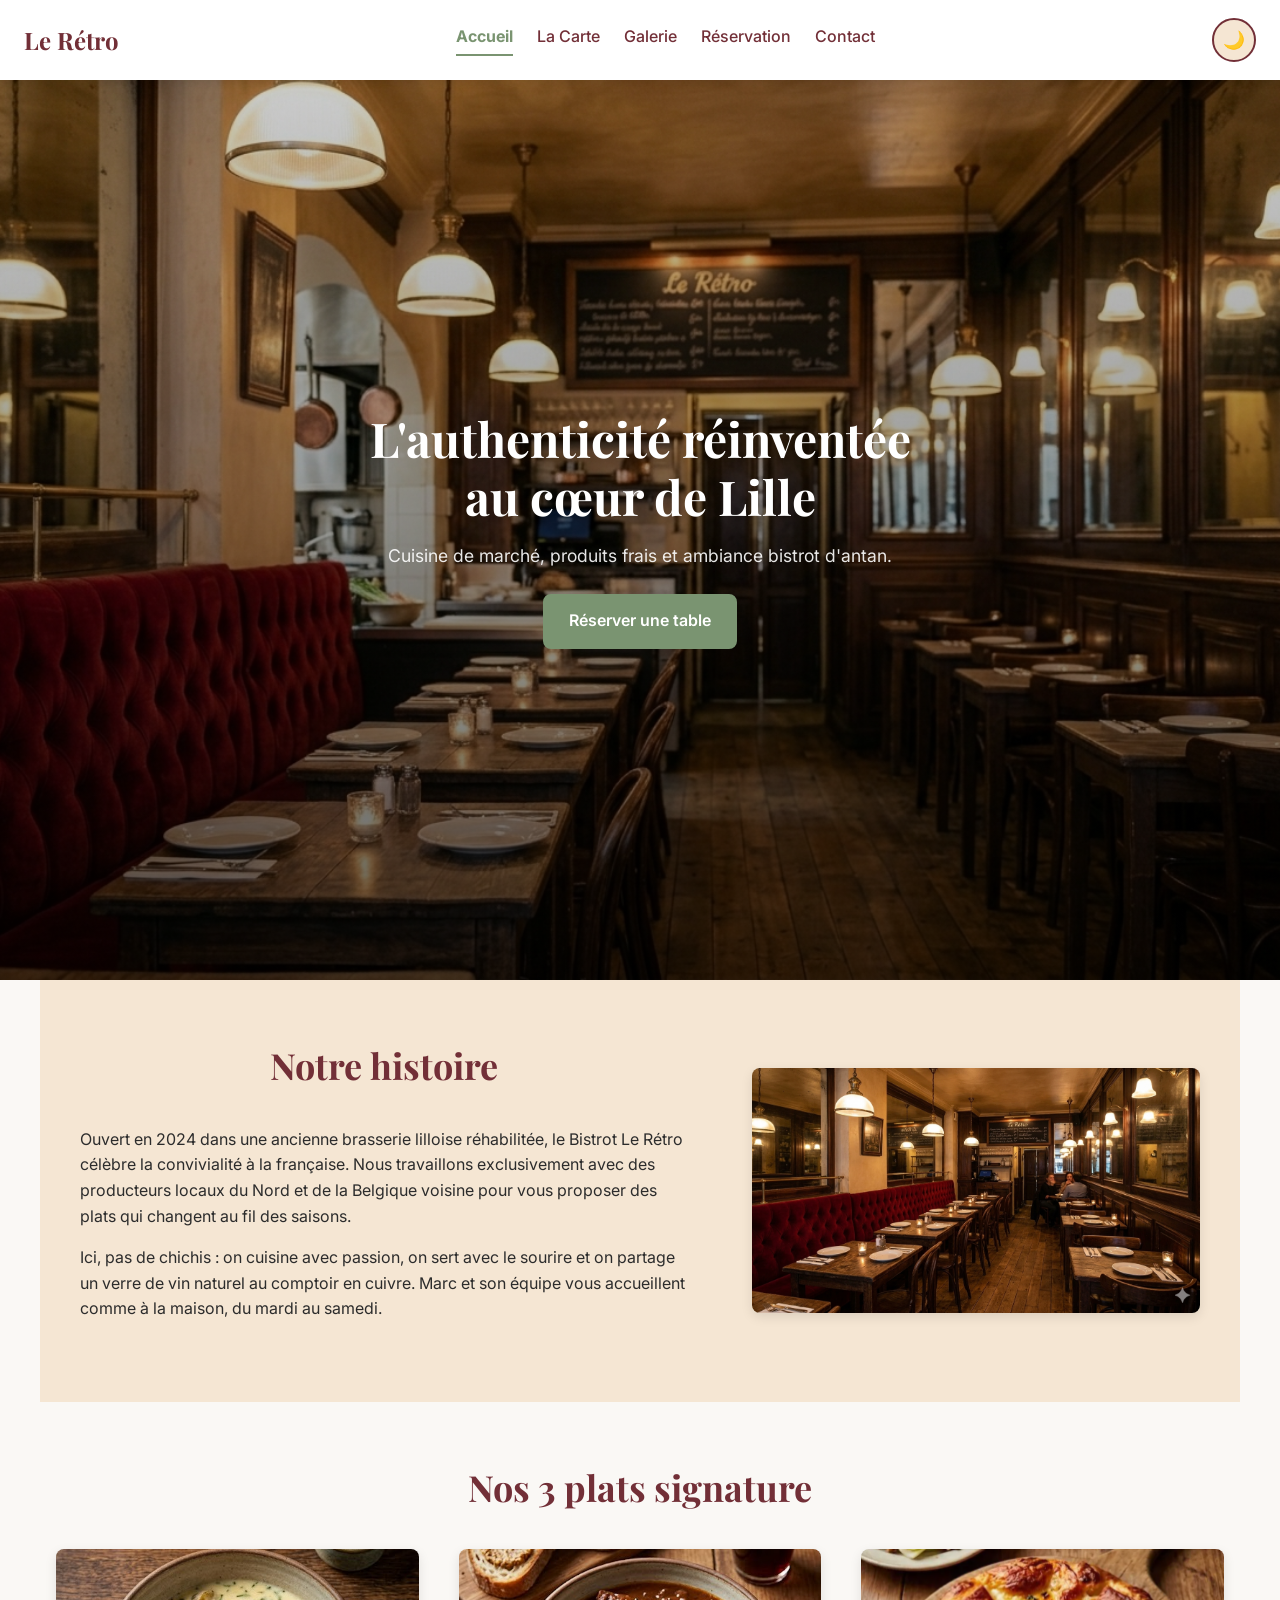
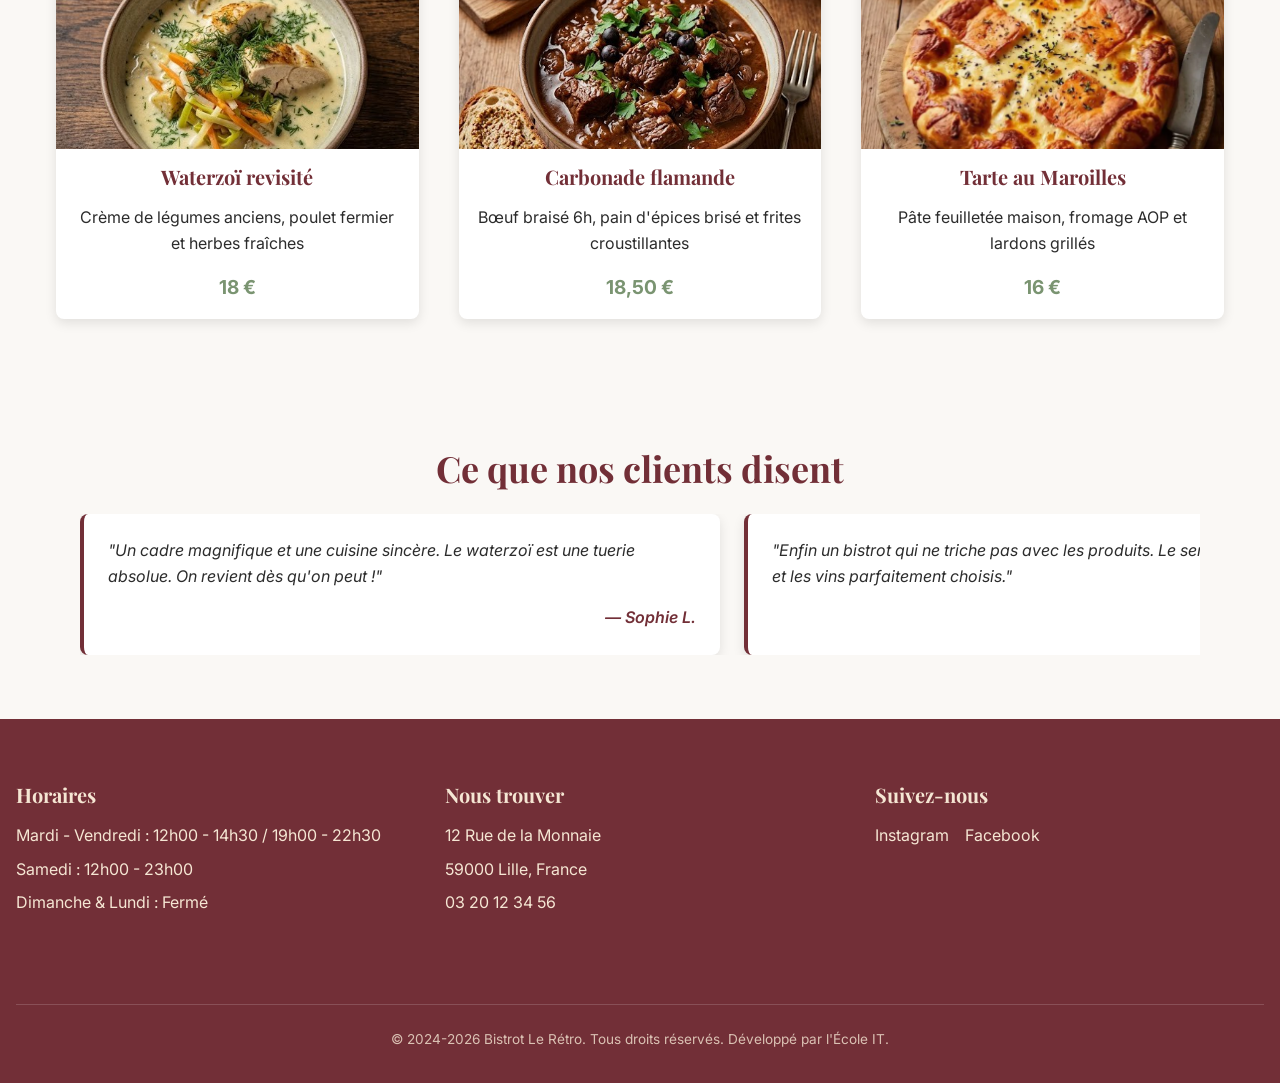
<file: index.html>
<!DOCTYPE html>
<html lang="fr">
<head>
    <meta charset="UTF-8">
    <meta name="viewport" content="width=device-width, initial-scale=1.0">
    <meta name="description" content="Bistrot Le Rétro - Néobistrot lillois. Cuisine de marché, produits frais et cadre chaleureux. Réservez votre table.">
    <title>Bistrot Le Rétro | Accueil</title>
    <link rel="preconnect" href="https://fonts.googleapis.com">
    <link rel="preconnect" href="https://fonts.gstatic.com" crossorigin>
    <link href="https://fonts.googleapis.com/css2?family=Inter:wght@400;500;600&family=Playfair+Display:wght@500;700&display=swap" rel="stylesheet">
    <link rel="stylesheet" href="css/style.css">
</head>
<body>
    <!-- HEADER STICKY -->
    <header class="header" id="header">
        <a href="index.html" class="logo" aria-label="Retour à l'accueil - Bistrot Le Rétro">Le Rétro</a>

        <button class="burger-menu" aria-label="Ouvrir le menu de navigation" aria-expanded="false" aria-controls="main-nav">
            <span class="burger-line"></span>
            <span class="burger-line"></span>
            <span class="burger-line"></span>
        </button>

        <nav class="main-nav" id="main-nav">
            <ul class="nav-list">
                <li><a href="index.html" class="nav-link active" aria-current="page">Accueil</a></li>
                <li><a href="menu.html" class="nav-link">La Carte</a></li>
                <li><a href="galerie.html" class="nav-link">Galerie</a></li>
                <li><a href="reservation.html" class="nav-link">Réservation</a></li>
                <li><a href="contact.html" class="nav-link">Contact</a></li>
            </ul>
        </nav>
        <button class="theme-toggle" id="theme-toggle" aria-label="Basculer le mode sombre">🌙</button>
    </header>

    <main>
        <!-- HERO PLEIN ÉCRAN -->
        <section class="hero" id="hero">
            <div class="hero-overlay"></div>
            <div class="hero-content">
                <h1>L'authenticité réinventée au cœur de Lille</h1>
                <p class="hero-slogan">Cuisine de marché, produits frais et ambiance bistrot d'antan.</p>
                <a href="reservation.html" class="btn btn-primary">Réserver une table</a>
            </div>
        </section>

        <!-- NOTRE HISTOIRE -->
        <section class="story" id="story">
            <div class="story-text">
                <h2>Notre histoire</h2>
                <p>Ouvert en 2024 dans une ancienne brasserie lilloise réhabilitée, le Bistrot Le Rétro célèbre la convivialité à la française. Nous travaillons exclusivement avec des producteurs locaux du Nord et de la Belgique voisine pour vous proposer des plats qui changent au fil des saisons.</p>
                <p>Ici, pas de chichis : on cuisine avec passion, on sert avec le sourire et on partage un verre de vin naturel au comptoir en cuivre. Marc et son équipe vous accueillent comme à la maison, du mardi au samedi.</p>
            </div>
            <img src="img/salle principal.webp" alt="Salle principale avec tables en bois massif, banquettes en velours et lumière tamisée" class="story-image" loading="lazy">
        </section>

        <!-- 3 PLATS SIGNATURE -->
        <section class="signatures" id="signatures">
            <h2>Nos 3 plats signature</h2>
            <div class="signatures-grid">
                <article class="signature-card">
                    <img src="img/waterzoi.jpeg" alt="Waterzoï de volaille dans un plat en fonte avec légumes verts" class="signature-img" loading="lazy">
                    <h3>Waterzoï revisité</h3>
                    <p>Crème de légumes anciens, poulet fermier et herbes fraîches</p>
                    <span class="signature-price">18 €</span>
                </article>
                <article class="signature-card">
                    <img src="img/carbo.jpeg" alt="Carbonade flamande accompagnée de frites maison et sauce brune" class="signature-img" loading="lazy">
                    <h3>Carbonade flamande</h3>
                    <p>Bœuf braisé 6h, pain d'épices brisé et frites croustillantes</p>
                    <span class="signature-price">18,50 €</span>
                </article>
                <article class="signature-card">
                    <img src="img/tarte.webp" alt="Tarte au Maroilles dorée servie avec une salade verte assaisonnée" class="signature-img" loading="lazy">
                    <h3>Tarte au Maroilles</h3>
                    <p>Pâte feuilletée maison, fromage AOP et lardons grillés</p>
                    <span class="signature-price">16 €</span>
                </article>
            </div>
        </section>

        <!-- AVIS CLIENTS (Carrousel CSS) -->
        <section class="testimonials" id="testimonials">
  <h2>Ce que nos clients disent</h2>
  <div class="testimonials-wrapper">
    <div class="testimonials-track">
      <!-- Cartes originales -->
      <article class="testimonial-card">
        <blockquote>"Un cadre magnifique et une cuisine sincère. Le waterzoï est une tuerie absolue. On revient dès qu'on peut !"</blockquote>
        <cite>— Sophie L.</cite>
      </article>
      <article class="testimonial-card">
        <blockquote>"Enfin un bistrot qui ne triche pas avec les produits. Le service est attentionné et les vins parfaitement choisis."</blockquote>
        <cite>— Thomas D.</cite>
      </article>
      <article class="testimonial-card">
        <blockquote>"Réservation facile, arrivée souriante. La tarte au Maroilles a fait l'unanimité chez mes parents. Merci pour ce moment."</blockquote>
        <cite>— Clara M.</cite>
      </article>
      <!-- Copies identiques pour la boucle infinie -->
      <article class="testimonial-card">
        <blockquote>"Un cadre magnifique et une cuisine sincère. Le waterzoï est une tuerie absolue. On revient dès qu'on peut !"</blockquote>
        <cite>— Sophie L.</cite>
      </article>
      <article class="testimonial-card">
        <blockquote>"Enfin un bistrot qui ne triche pas avec les produits. Le service est attentionné et les vins parfaitement choisis."</blockquote>
        <cite>— Thomas D.</cite>
      </article>
      <article class="testimonial-card">
        <blockquote>"Réservation facile, arrivée souriante. La tarte au Maroilles a fait l'unanimité chez mes parents. Merci pour ce moment."</blockquote>
        <cite>— Clara M.</cite>
      </article>
    </div>
  </div>
</section>
    </main>

    <!-- FOOTER -->
    <footer class="footer" id="footer">
        <section class="footer-hours">
            <h3>Horaires</h3>
            <p>Mardi - Vendredi : 12h00 - 14h30 / 19h00 - 22h30</p>
            <p>Samedi : 12h00 - 23h00</p>
            <p>Dimanche &amp; Lundi : Fermé</p>
        </section>
        <section class="footer-address">
            <h3>Nous trouver</h3>
            <address>
                <p>12 Rue de la Monnaie</p>
                <p>59000 Lille, France</p>
                <p><a href="tel:+33320123456">03 20 12 34 56</a></p>
            </address>
        </section>
        <section class="footer-social">
            <h3>Suivez-nous</h3>
            <ul class="social-list">
                <li><a href="#" aria-label="Page Instagram du Bistrot" target="_blank" rel="noopener noreferrer">Instagram</a></li>
                <li><a href="#" aria-label="Page Facebook du Bistrot" target="_blank" rel="noopener noreferrer">Facebook</a></li>
            </ul>
        </section>
        <p class="copyright">&copy; 2024-2026 Bistrot Le Rétro. Tous droits réservés. Développé par l'École IT.</p>
    </footer>

    <script src="js/nav.js" defer></script>
    <script src="js/theme.js" defer></script>
</body>
</html>
</file>
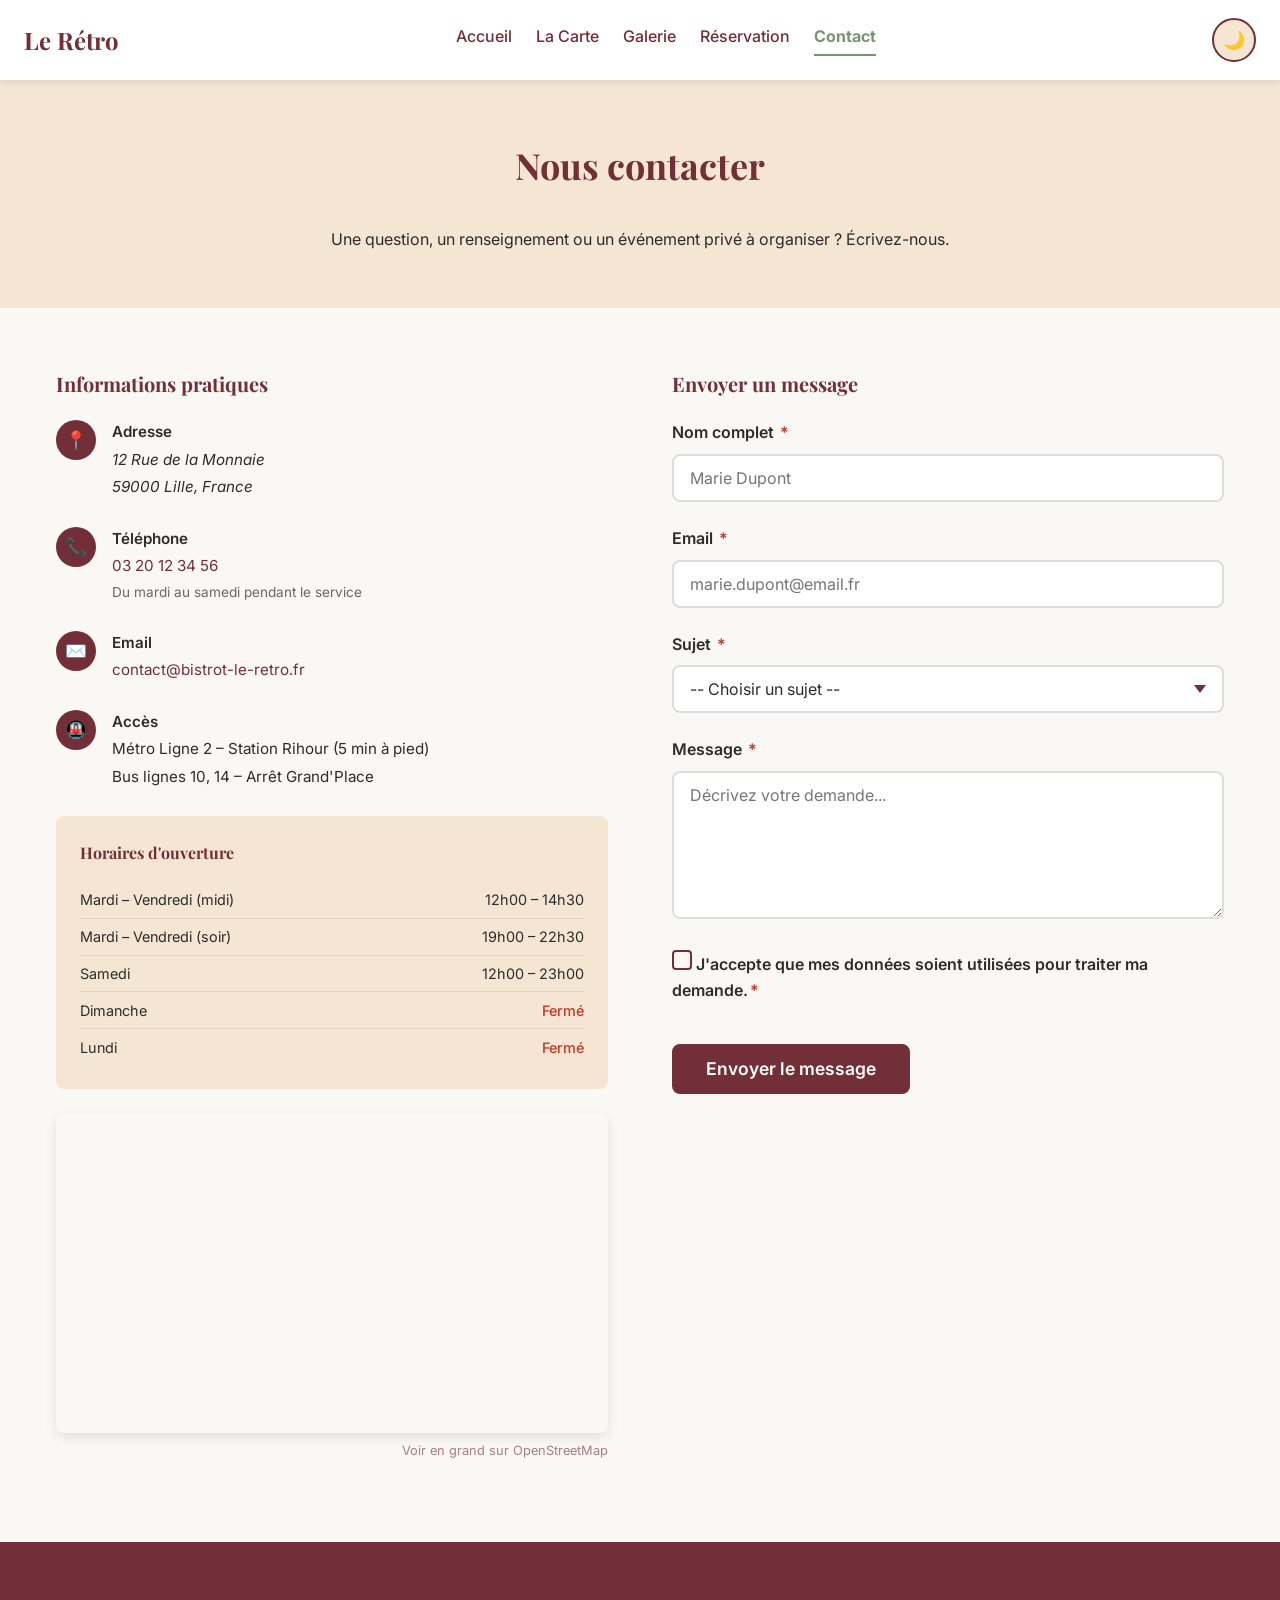
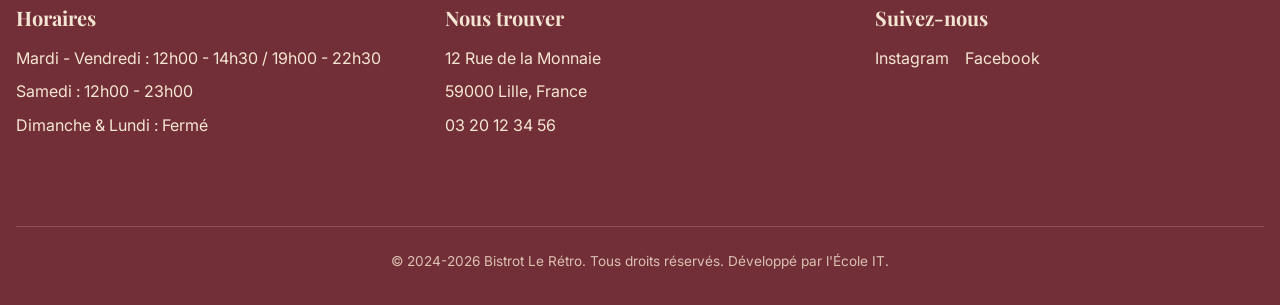
<file: contact.html>
<!DOCTYPE html>
<html lang="fr">
<head>
    <meta charset="UTF-8">
    <meta name="viewport" content="width=device-width, initial-scale=1.0">
    <meta name="description" content="Contactez le Bistrot Le Rétro à Lille — adresse, téléphone, horaires et formulaire de contact.">
    <title>Contact | Bistrot Le Rétro</title>
    <link rel="preconnect" href="https://fonts.googleapis.com">
    <link rel="preconnect" href="https://fonts.gstatic.com" crossorigin>
    <link href="https://fonts.googleapis.com/css2?family=Inter:wght@400;500;600&family=Playfair+Display:wght@500;700&display=swap" rel="stylesheet">
    <link rel="stylesheet" href="css/style.css">
</head>
<body>
    <header class="header" id="header">
        <a href="index.html" class="logo" aria-label="Retour à l'accueil - Bistrot Le Rétro">Le Rétro</a>

        <button class="burger-menu" aria-label="Ouvrir le menu de navigation" aria-expanded="false" aria-controls="main-nav">
            <span class="burger-line"></span>
            <span class="burger-line"></span>
            <span class="burger-line"></span>
        </button>

        <nav class="main-nav" id="main-nav">
            <ul class="nav-list">
                <li><a href="index.html" class="nav-link">Accueil</a></li>
                <li><a href="menu.html" class="nav-link">La Carte</a></li>
                <li><a href="galerie.html" class="nav-link">Galerie</a></li>
                <li><a href="reservation.html" class="nav-link">Réservation</a></li>
                <li><a href="contact.html" class="nav-link active" aria-current="page">Contact</a></li>
            </ul>
        </nav>
        <button class="theme-toggle" id="theme-toggle" aria-label="Basculer le mode sombre">🌙</button>
    </header>

    <main>
        <!-- HERO CONTACT -->
        <section class="contact-hero">
            <h2>Nous contacter</h2>
            <p>Une question, un renseignement ou un événement privé à organiser ? Écrivez-nous.</p>
        </section>

        <!-- LAYOUT 2 COLONNES -->
        <div class="contact-layout">

            <!-- COLONNE INFOS -->
            <aside class="contact-info">
                <h3>Informations pratiques</h3>

                <div class="contact-detail">
                    <div class="contact-icon" aria-hidden="true">📍</div>
                    <div class="contact-detail-content">
                        <h4>Adresse</h4>
                        <address>
                            <p>12 Rue de la Monnaie</p>
                            <p>59000 Lille, France</p>
                        </address>
                    </div>
                </div>

                <div class="contact-detail">
                    <div class="contact-icon" aria-hidden="true">📞</div>
                    <div class="contact-detail-content">
                        <h4>Téléphone</h4>
                        <p><a href="tel:+33320123456">03 20 12 34 56</a></p>
                        <p style="font-size:0.85rem;opacity:.7;">Du mardi au samedi pendant le service</p>
                    </div>
                </div>

                <div class="contact-detail">
                    <div class="contact-icon" aria-hidden="true">✉️</div>
                    <div class="contact-detail-content">
                        <h4>Email</h4>
                        <p><a href="mailto:contact@bistrot-le-retro.fr">contact@bistrot-le-retro.fr</a></p>
                    </div>
                </div>

                <div class="contact-detail">
                    <div class="contact-icon" aria-hidden="true">🚇</div>
                    <div class="contact-detail-content">
                        <h4>Accès</h4>
                        <p>Métro Ligne 2 – Station Rihour (5 min à pied)</p>
                        <p>Bus lignes 10, 14 – Arrêt Grand'Place</p>
                    </div>
                </div>

                <!-- HORAIRES -->
                <div class="contact-hours" role="note" aria-label="Horaires d'ouverture">
                    <h4>Horaires d'ouverture</h4>
                    <div class="hours-row">
                        <span>Mardi – Vendredi (midi)</span>
                        <span>12h00 – 14h30</span>
                    </div>
                    <div class="hours-row">
                        <span>Mardi – Vendredi (soir)</span>
                        <span>19h00 – 22h30</span>
                    </div>
                    <div class="hours-row">
                        <span>Samedi</span>
                        <span>12h00 – 23h00</span>
                    </div>
                    <div class="hours-row">
                        <span>Dimanche</span>
                        <span class="hours-closed">Fermé</span>
                    </div>
                    <div class="hours-row">
                        <span>Lundi</span>
                        <span class="hours-closed">Fermé</span>
                    </div>
                </div>

                <!-- CARTE -->
                <div class="contact-map">
                    <iframe
                        src="https://www.openstreetmap.org/export/embed.html?bbox=3.057,50.629,3.075,50.638&layer=mapnik&marker=50.6335,3.066"
                        title="Carte de localisation du Bistrot Le Rétro, 12 Rue de la Monnaie, Lille"
                        loading="lazy"
                        referrerpolicy="no-referrer-when-downgrade">
                    </iframe>
                </div>
                <p style="font-size:0.8rem;opacity:.6;margin-top:0.5rem;text-align:right;">
                    <a href="https://www.openstreetmap.org/?mlat=50.6335&mlon=3.066#map=16/50.6335/3.066" target="_blank" rel="noopener noreferrer">Voir en grand sur OpenStreetMap</a>
                </p>
            </aside>

            <!-- COLONNE FORMULAIRE -->
            <section class="contact-form-section">
                <h3>Envoyer un message</h3>

                <form id="contact-form" class="contact-form" novalidate aria-label="Formulaire de contact">

                    <div class="form-group">
                        <label for="contact-nom">Nom complet <span class="required" aria-hidden="true">*</span></label>
                        <input type="text" id="contact-nom" name="nom" class="form-control"
                               placeholder="Marie Dupont" autocomplete="name"
                               required minlength="2" aria-required="true"
                               aria-describedby="contact-nom-error">
                        <p class="form-error" id="contact-nom-error" role="alert">Veuillez entrer votre nom.</p>
                    </div>

                    <div class="form-group">
                        <label for="contact-email">Email <span class="required" aria-hidden="true">*</span></label>
                        <input type="email" id="contact-email" name="email" class="form-control"
                               placeholder="marie.dupont@email.fr" autocomplete="email"
                               required aria-required="true"
                               aria-describedby="contact-email-error">
                        <p class="form-error" id="contact-email-error" role="alert">Veuillez entrer un email valide.</p>
                    </div>

                    <div class="form-group">
                        <label for="contact-sujet">Sujet <span class="required" aria-hidden="true">*</span></label>
                        <select id="contact-sujet" name="sujet" class="form-control"
                                required aria-required="true"
                                aria-describedby="contact-sujet-error">
                            <option value="">-- Choisir un sujet --</option>
                            <option value="reservation">Réservation de groupe (+8 personnes)</option>
                            <option value="evenement">Événement privatif</option>
                            <option value="presse">Presse / Partenariat</option>
                            <option value="feedback">Avis / Retour d'expérience</option>
                            <option value="autre">Autre</option>
                        </select>
                        <p class="form-error" id="contact-sujet-error" role="alert">Veuillez choisir un sujet.</p>
                    </div>

                    <div class="form-group">
                        <label for="contact-message">Message <span class="required" aria-hidden="true">*</span></label>
                        <textarea id="contact-message" name="message" class="form-control"
                                  placeholder="Décrivez votre demande..."
                                  rows="6" required minlength="10" maxlength="1000"
                                  aria-required="true"
                                  aria-describedby="contact-message-error"></textarea>
                        <p class="form-error" id="contact-message-error" role="alert">Votre message doit contenir au moins 10 caractères.</p>
                    </div>

                    <div class="form-group">
                        <label class="checkbox-label">
                            <input type="checkbox" id="contact-rgpd" name="rgpd" required aria-required="true" aria-describedby="contact-rgpd-error">
                            <span class="checkbox-custom" aria-hidden="true"></span>
                            J'accepte que mes données soient utilisées pour traiter ma demande.<span class="required" aria-hidden="true">*</span>
                        </label>
                        <p class="form-error" id="contact-rgpd-error" role="alert">Vous devez accepter la politique de confidentialité.</p>
                    </div>

                    <button type="submit" class="btn form-submit">Envoyer le message</button>
                </form>

                <!-- CONFIRMATION CONTACT -->
                <div class="reservation-success" id="contact-success" role="status" aria-live="polite">
                    <div class="success-icon">✉️</div>
                    <h3>Message envoyé !</h3>
                    <p>Merci de nous avoir contactés. Nous reviendrons vers vous dans les 48h.</p>
                    <a href="index.html" class="btn btn-secondary" style="margin-top:1rem;">Retour à l'accueil</a>
                </div>
            </section>

        </div>
    </main>

    <footer class="footer" id="footer">
        <section class="footer-hours">
            <h3>Horaires</h3>
            <p>Mardi - Vendredi : 12h00 - 14h30 / 19h00 - 22h30</p>
            <p>Samedi : 12h00 - 23h00</p>
            <p>Dimanche &amp; Lundi : Fermé</p>
        </section>
        <section class="footer-address">
            <h3>Nous trouver</h3>
            <address>
                <p>12 Rue de la Monnaie</p>
                <p>59000 Lille, France</p>
                <p><a href="tel:+33320123456">03 20 12 34 56</a></p>
            </address>
        </section>
        <section class="footer-social">
            <h3>Suivez-nous</h3>
            <ul class="social-list">
                <li><a href="#" aria-label="Page Instagram du Bistrot" target="_blank" rel="noopener noreferrer">Instagram</a></li>
                <li><a href="#" aria-label="Page Facebook du Bistrot" target="_blank" rel="noopener noreferrer">Facebook</a></li>
            </ul>
        </section>
        <p class="copyright">&copy; 2024-2026 Bistrot Le Rétro. Tous droits réservés. Développé par l'École IT.</p>
    </footer>

    <script src="js/nav.js" defer></script>
    <script src="js/theme.js" defer></script>
    <script src="js/contact.js" defer></script>
</body>
</html>
</file>
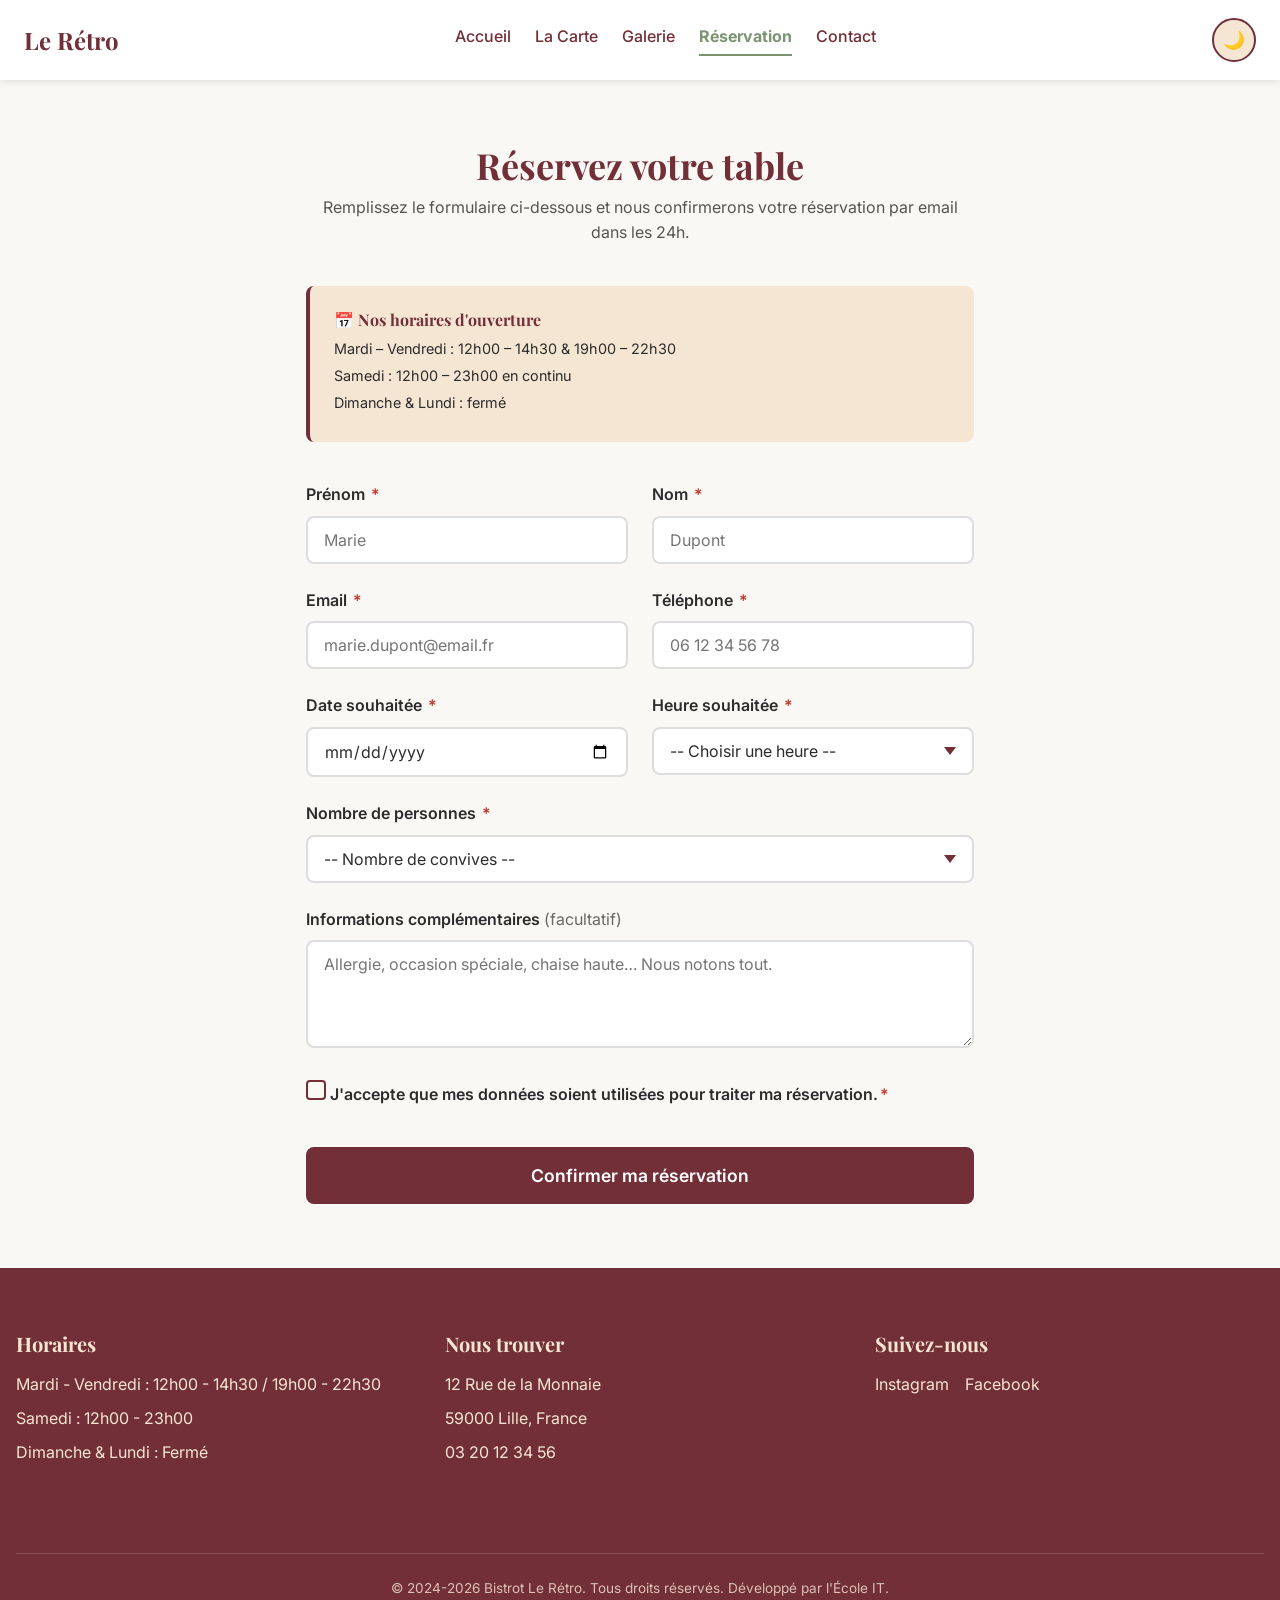
<file: reservation.html>
<!DOCTYPE html>
<html lang="fr">
<head>
    <meta charset="UTF-8">
    <meta name="viewport" content="width=device-width, initial-scale=1.0">
    <meta name="description" content="Réservez votre table au Bistrot Le Rétro à Lille. Formulaire en ligne simple et rapide.">
    <title>Réservation | Bistrot Le Rétro</title>
    <link rel="preconnect" href="https://fonts.googleapis.com">
    <link rel="preconnect" href="https://fonts.gstatic.com" crossorigin>
    <link href="https://fonts.googleapis.com/css2?family=Inter:wght@400;500;600&family=Playfair+Display:wght@500;700&display=swap" rel="stylesheet">
    <link rel="stylesheet" href="css/style.css">
</head>
<body>
    <header class="header" id="header">
        <a href="index.html" class="logo" aria-label="Retour à l'accueil - Bistrot Le Rétro">Le Rétro</a>

        <button class="burger-menu" aria-label="Ouvrir le menu de navigation" aria-expanded="false" aria-controls="main-nav">
            <span class="burger-line"></span>
            <span class="burger-line"></span>
            <span class="burger-line"></span>
        </button>

        <nav class="main-nav" id="main-nav">
            <ul class="nav-list">
                <li><a href="index.html" class="nav-link">Accueil</a></li>
                <li><a href="menu.html" class="nav-link">La Carte</a></li>
                <li><a href="galerie.html" class="nav-link">Galerie</a></li>
                <li><a href="reservation.html" class="nav-link active" aria-current="page">Réservation</a></li>
                <li><a href="contact.html" class="nav-link">Contact</a></li>
            </ul>
        </nav>
        <button class="theme-toggle" id="theme-toggle" aria-label="Basculer le mode sombre">🌙</button>
    </header>

    <main>
        <section class="reservation-section">
            <h2>Réservez votre table</h2>
            <p class="reservation-intro">Remplissez le formulaire ci-dessous et nous confirmerons votre réservation par email dans les 24h.</p>

            <!-- INFO HORAIRES -->
            <div class="info-box" role="note">
                <h3>📅 Nos horaires d'ouverture</h3>
                <p>Mardi – Vendredi : 12h00 – 14h30 &amp; 19h00 – 22h30</p>
                <p>Samedi : 12h00 – 23h00 en continu</p>
                <p>Dimanche &amp; Lundi : fermé</p>
            </div>

            <!-- FORMULAIRE -->
            <form id="reservation-form" novalidate aria-label="Formulaire de réservation">

                <!-- Nom & Prénom -->
                <div class="form-row">
                    <div class="form-group">
                        <label for="prenom">Prénom <span class="required" aria-hidden="true">*</span></label>
                        <input type="text" id="prenom" name="prenom" class="form-control"
                               placeholder="Marie" autocomplete="given-name"
                               required minlength="2" aria-required="true"
                               aria-describedby="prenom-error">
                        <p class="form-error" id="prenom-error" role="alert">Veuillez entrer votre prénom (2 caractères minimum).</p>
                    </div>
                    <div class="form-group">
                        <label for="nom">Nom <span class="required" aria-hidden="true">*</span></label>
                        <input type="text" id="nom" name="nom" class="form-control"
                               placeholder="Dupont" autocomplete="family-name"
                               required minlength="2" aria-required="true"
                               aria-describedby="nom-error">
                        <p class="form-error" id="nom-error" role="alert">Veuillez entrer votre nom (2 caractères minimum).</p>
                    </div>
                </div>

                <!-- Email & Téléphone -->
                <div class="form-row">
                    <div class="form-group">
                        <label for="email">Email <span class="required" aria-hidden="true">*</span></label>
                        <input type="email" id="email" name="email" class="form-control"
                               placeholder="marie.dupont@email.fr" autocomplete="email"
                               required aria-required="true"
                               aria-describedby="email-error">
                        <p class="form-error" id="email-error" role="alert">Veuillez entrer une adresse email valide.</p>
                    </div>
                    <div class="form-group">
                        <label for="telephone">Téléphone <span class="required" aria-hidden="true">*</span></label>
                        <input type="tel" id="telephone" name="telephone" class="form-control"
                               placeholder="06 12 34 56 78" autocomplete="tel"
                               required pattern="^(\+33|0)[0-9]{9}$" aria-required="true"
                               aria-describedby="telephone-error">
                        <p class="form-error" id="telephone-error" role="alert">Veuillez entrer un numéro de téléphone valide.</p>
                    </div>
                </div>

                <!-- Date & Heure -->
                <div class="form-row">
                    <div class="form-group">
                        <label for="date">Date souhaitée <span class="required" aria-hidden="true">*</span></label>
                        <input type="date" id="date" name="date" class="form-control"
                               required aria-required="true"
                               aria-describedby="date-error">
                        <p class="form-error" id="date-error" role="alert">Veuillez choisir une date valide (à partir d'aujourd'hui, hors dimanche et lundi).</p>
                    </div>
                    <div class="form-group">
                        <label for="heure">Heure souhaitée <span class="required" aria-hidden="true">*</span></label>
                        <select id="heure" name="heure" class="form-control"
                                required aria-required="true"
                                aria-describedby="heure-error">
                            <option value="">-- Choisir une heure --</option>
                            <optgroup label="Déjeuner">
                                <option value="12:00">12h00</option>
                                <option value="12:30">12h30</option>
                                <option value="13:00">13h00</option>
                                <option value="13:30">13h30</option>
                                <option value="14:00">14h00</option>
                            </optgroup>
                            <optgroup label="Dîner (Mardi–Vendredi)">
                                <option value="19:00">19h00</option>
                                <option value="19:30">19h30</option>
                                <option value="20:00">20h00</option>
                                <option value="20:30">20h30</option>
                                <option value="21:00">21h00</option>
                                <option value="21:30">21h30</option>
                            </optgroup>
                            <optgroup label="Samedi en continu">
                                <option value="14:30">14h30</option>
                                <option value="15:00">15h00</option>
                                <option value="15:30">15h30</option>
                                <option value="16:00">16h00</option>
                                <option value="16:30">16h30</option>
                                <option value="17:00">17h00</option>
                                <option value="17:30">17h30</option>
                                <option value="18:00">18h00</option>
                                <option value="18:30">18h30</option>
                                <option value="22:00">22h00</option>
                                <option value="22:30">22h30</option>
                            </optgroup>
                        </select>
                        <p class="form-error" id="heure-error" role="alert">Veuillez sélectionner une heure.</p>
                    </div>
                </div>

                <!-- Nombre de couverts -->
                <div class="form-group">
                    <label for="couverts">Nombre de personnes <span class="required" aria-hidden="true">*</span></label>
                    <select id="couverts" name="couverts" class="form-control"
                            required aria-required="true"
                            aria-describedby="couverts-error">
                        <option value="">-- Nombre de convives --</option>
                        <option value="1">1 personne</option>
                        <option value="2">2 personnes</option>
                        <option value="3">3 personnes</option>
                        <option value="4">4 personnes</option>
                        <option value="5">5 personnes</option>
                        <option value="6">6 personnes</option>
                        <option value="7">7 personnes</option>
                        <option value="8">8 personnes</option>
                        <option value="plus">Plus de 8 (nous contacter)</option>
                    </select>
                    <p class="form-error" id="couverts-error" role="alert">Veuillez indiquer le nombre de convives.</p>
                </div>

                <!-- Commentaire -->
                <div class="form-group">
                    <label for="commentaire">Informations complémentaires <span style="font-weight:400;opacity:.7;">(facultatif)</span></label>
                    <textarea id="commentaire" name="commentaire" class="form-control"
                              placeholder="Allergie, occasion spéciale, chaise haute… Nous notons tout."
                              rows="4" maxlength="500"></textarea>
                </div>

                <!-- Consentement -->
                <div class="form-group">
                    <label class="checkbox-label">
                        <input type="checkbox" id="rgpd" name="rgpd" required aria-required="true" aria-describedby="rgpd-error">
                        <span class="checkbox-custom" aria-hidden="true"></span>
                        J'accepte que mes données soient utilisées pour traiter ma réservation.<span class="required" aria-hidden="true">*</span>
                    </label>
                    <p class="form-error" id="rgpd-error" role="alert">Vous devez accepter la politique de confidentialité.</p>
                </div>

                <button type="submit" class="btn form-submit">Confirmer ma réservation</button>
            </form>

            <!-- MESSAGE DE CONFIRMATION -->
            <div class="reservation-success" id="reservation-success" role="status" aria-live="polite">
                <div class="success-icon">🎉</div>
                <h3>Demande envoyée !</h3>
                <p>Merci pour votre réservation. Nous vous confirmerons par email et téléphone dans les prochaines 24h.</p>
                <p>À très vite au Rétro !</p>
                <a href="index.html" class="btn btn-secondary" style="margin-top:1rem;">Retour à l'accueil</a>
            </div>
        </section>
    </main>

    <footer class="footer" id="footer">
        <section class="footer-hours">
            <h3>Horaires</h3>
            <p>Mardi - Vendredi : 12h00 - 14h30 / 19h00 - 22h30</p>
            <p>Samedi : 12h00 - 23h00</p>
            <p>Dimanche &amp; Lundi : Fermé</p>
        </section>
        <section class="footer-address">
            <h3>Nous trouver</h3>
            <address>
                <p>12 Rue de la Monnaie</p>
                <p>59000 Lille, France</p>
                <p><a href="tel:+33320123456">03 20 12 34 56</a></p>
            </address>
        </section>
        <section class="footer-social">
            <h3>Suivez-nous</h3>
            <ul class="social-list">
                <li><a href="#" aria-label="Page Instagram du Bistrot" target="_blank" rel="noopener noreferrer">Instagram</a></li>
                <li><a href="#" aria-label="Page Facebook du Bistrot" target="_blank" rel="noopener noreferrer">Facebook</a></li>
            </ul>
        </section>
        <p class="copyright">&copy; 2024-2026 Bistrot Le Rétro. Tous droits réservés. Développé par l'École IT.</p>
    </footer>

    <script src="js/nav.js" defer></script>
    <script src="js/theme.js" defer></script>
    <script src="js/reservation.js" defer></script>
</body>
</html>
</file>
<file: css/style.css>
/* =========================================
   CSS - BISTROT LE RÉTRO (Mobile-First)
   ========================================= */

/* 1. VARIABLES & CONFIGURATION */
:root {
  --color-primary: #722f37;
  --color-secondary: #f5e6d3;
  --color-accent: #7a9471;
  --color-text: #2c2c2c;
  --color-bg: #faf8f5;
  --color-white: #ffffff;
  --color-error: #c0392b;
  --color-success: #27ae60;

  --font-title: 'Playfair Display', serif;
  --font-body: 'Inter', sans-serif;

  --spacing-xs: 0.5rem;
  --spacing-sm: 1rem;
  --spacing-md: 1.5rem;
  --spacing-lg: 2.5rem;
  --spacing-xl: 4rem;

  --radius: 8px;
  --shadow: 0 4px 12px rgba(0,0,0,0.1);
  --transition: 0.3s ease;
  --color-border: rgba(0,0,0,0.08);
  --color-muted: #727272;
}

.dark-theme,
[data-theme="dark"] {
  --color-primary: #d38964;
  --color-secondary: #2f2b27;
  --color-accent: #c49c6c;
  --color-text: #f5f0e9;
  --color-bg: #121212;
  --color-white: #722f37;
  --color-border: rgba(255,255,255,0.12);
  --color-muted: #c9c1b7;
}

html { scroll-behavior: smooth; }

/* 2. RESET & BASE */
*, *::before, *::after { box-sizing: border-box; margin: 0; padding: 0; }

body {
  font-family: var(--font-body);
  background-color: var(--color-bg);
  color: var(--color-text);
  line-height: 1.6;
  font-size: 16px;
  -webkit-font-smoothing: antialiased;
}

h1, h2, h3 { font-family: var(--font-title); line-height: 1.2; color: var(--color-primary); margin-bottom: var(--spacing-sm); }
h1 { font-size: 2rem; }
h2 { font-size: 1.75rem; text-align: center; margin-bottom: var(--spacing-lg); }
h3 { font-size: 1.25rem; }

p { margin-bottom: var(--spacing-sm); }
a { color: var(--color-primary); text-decoration: none; transition: color var(--transition); }
a:hover, a:focus { color: var(--color-accent); }
img { max-width: 100%; height: auto; display: block; }
ul { list-style: none; }
button { font-family: inherit; cursor: pointer; border: none; background: none; }

.theme-toggle {
  display: inline-flex;
  align-items: center;
  justify-content: center;
  width: 44px;
  height: 44px;
  border-radius: 999px;
  background: var(--color-secondary);
  color: var(--color-primary);
  border: 2px solid var(--color-primary);
  font-size: 1.1rem;
  transition: background var(--transition), color var(--transition), transform var(--transition);
}
.theme-toggle:hover,
.theme-toggle:focus {
  transform: scale(1.05);
  background: var(--color-primary);
  color: var(--color-white);
}

/* Accessibilité & Réduction de mouvement */
@media (prefers-reduced-motion: reduce) {
  *, *::before, *::after { animation-duration: 0.01ms !important; transition-duration: 0.01ms !important; scroll-behavior: auto !important; }
}

/* Focus visible pour l'accessibilité */
:focus-visible { outline: 3px solid var(--color-accent); outline-offset: 2px; }

/* 3. UTILITAIRES */
.btn {
  display: inline-block;
  padding: 0.8rem 1.5rem;
  background: var(--color-primary);
  color: var(--color-white);
  border: 2px solid var(--color-primary);
  border-radius: var(--radius);
  font-weight: 600;
  text-align: center;
  transition: background var(--transition), color var(--transition), border-color var(--transition);
}
.btn:hover, .btn:focus { background: transparent; color: var(--color-primary); }

.btn-secondary {
  background: transparent;
  color: var(--color-primary);
  border: 2px solid var(--color-primary);
}
.btn-secondary:hover, .btn-secondary:focus {
  background: var(--color-primary);
  color: var(--color-white);
}

/* 4. HEADER & NAVIGATION (Mobile par défaut) */
.header {
  position: sticky;
  top: 0;
  z-index: 100;
  background: var(--color-white);
  box-shadow: 0 2px 8px rgba(0,0,0,0.1);
  padding: var(--spacing-sm) var(--spacing-md);
  display: flex;
  justify-content: space-between;
  align-items: center;
}
.logo { font-family: var(--font-title); font-size: 1.5rem; font-weight: 700; color: var(--color-primary); }

.burger-menu { display: flex; flex-direction: column; gap: 4px; padding: 0.5rem; }
.burger-line { display: block; width: 24px; height: 3px; background: var(--color-primary); border-radius: 2px; transition: transform var(--transition), opacity var(--transition); }

/* Burger animé quand actif */
.burger-menu.is-active .burger-line:nth-child(1) { transform: translateY(7px) rotate(45deg); }
.burger-menu.is-active .burger-line:nth-child(2) { opacity: 0; }
.burger-menu.is-active .burger-line:nth-child(3) { transform: translateY(-7px) rotate(-45deg); }

.main-nav {
  position: absolute;
  top: 100%; left: 0; right: 0;
  background: var(--color-white);
  padding: var(--spacing-sm);
  transform: translateY(-10px);
  opacity: 0; visibility: hidden;
  transition: all var(--transition);
  box-shadow: var(--shadow);
}
.main-nav.is-active { transform: translateY(0); opacity: 1; visibility: visible; }

.nav-list { display: flex; flex-direction: column; gap: var(--spacing-sm); }
.nav-link { font-weight: 500; padding: 0.5rem; display: block; border-bottom: 1px solid var(--color-secondary); }
.nav-link.active { color: var(--color-accent); font-weight: 700; }

/* 5. SECTIONS PRINCIPALES */

/* HERO */
.hero {
  position: relative;
  min-height: 80vh;
  background: linear-gradient(rgba(0,0,0,0.2), rgba(0,0,0,0.60)), url('../img/background-hero.png') center/cover no-repeat;
  display: flex; align-items: center; justify-content: center;
  text-align: center; padding: var(--spacing-xl) var(--spacing-sm);
}
.hero-overlay { position: absolute; inset: 0; }
.hero-content { position: relative; z-index: 2; color: var(--color-white); max-width: 600px; }
.hero h1 { color: var(--color-white); margin-bottom: var(--spacing-sm); }
.hero-slogan { font-size: 1.1rem; margin-bottom: var(--spacing-md); opacity: 0.9; }
.hero .btn { background: var(--color-accent); border-color: var(--color-accent); }
.hero .btn:hover, .hero .btn:focus { background: transparent; color: var(--color-accent); }

/* STORY */
.story { padding: var(--spacing-xl) var(--spacing-sm); background: var(--color-secondary); display: flex; flex-direction: column; gap: var(--spacing-lg); align-items: center; }
.story-text { max-width: 800px; text-align: center; }
.story-image { border-radius: var(--radius); box-shadow: var(--shadow); width: 100%; max-width: 400px; }

/* SIGNATURES — correction : h2 hors du grid → grid complet sur la section */
.signatures {
  padding: var(--spacing-xl) var(--spacing-sm);
  max-width: 1200px;
  margin: 0 auto;
}
.signatures h2 { margin-bottom: var(--spacing-lg); }
.signatures-grid {
  display: grid;
  grid-template-columns: 1fr;
  gap: var(--spacing-lg);
}
.signature-card { background: var(--color-white); border-radius: var(--radius); overflow: hidden; box-shadow: var(--shadow); transition: transform var(--transition); text-align: center; }
.signature-card:hover { transform: translateY(-5px); }
.signature-img { width: 100%; height: 200px; object-fit: cover; }
.signature-card h3, .signature-card p, .signature-price { padding: 0 var(--spacing-sm); }
.signature-card h3 { margin-top: var(--spacing-sm); }
.signature-price { display: block; margin-top: var(--spacing-xs); margin-bottom: var(--spacing-sm); font-weight: 700; color: var(--color-accent); font-size: 1.2rem; }

/* TESTIMONIALS */
.testimonials { padding: var(--spacing-xl) var(--spacing-sm); background: var(--color-bg); overflow: hidden; }
.testimonials h2 { text-align: center; margin-bottom: var(--spacing-md); }

.testimonials-wrapper { overflow: hidden; }

.testimonials-track {
  display: flex;
  gap: var(--spacing-md);
  width: max-content;
  animation: scroll-carousel 12s linear infinite;
}

.testimonials-wrapper:hover .testimonials-track { animation-play-state: paused; }

@keyframes scroll-carousel {
  0%   { transform: translateX(0); }
  100% { transform: translateX(-50%); }
}

.testimonial-card { width: 300px; background: var(--color-white); padding: var(--spacing-md); border-radius: var(--radius); box-shadow: var(--shadow); border-left: 4px solid var(--color-primary); flex-shrink: 0; }
.testimonial-card blockquote { font-style: italic; margin-bottom: var(--spacing-sm); }
.testimonial-card cite { font-weight: 600; color: var(--color-primary); display: block; text-align: right; }

/* =========================================
   PAGE MENU (menu.html)
   ========================================= */

.menu-controls {
  padding: var(--spacing-xl) var(--spacing-sm) var(--spacing-lg);
  max-width: 1200px;
  margin: 0 auto;
  text-align: center;
}
.menu-controls h2 { margin-bottom: var(--spacing-md); }

.filter-categories {
  display: flex;
  flex-wrap: wrap;
  gap: var(--spacing-xs);
  justify-content: center;
  margin-bottom: var(--spacing-md);
}

.filter-btn {
  padding: 0.5rem 1.1rem;
  border: 2px solid var(--color-primary);
  border-radius: 50px;
  font-weight: 600;
  font-size: 0.9rem;
  color: var(--color-primary);
  background: transparent;
  transition: background var(--transition), color var(--transition);
}
.filter-btn:hover, .filter-btn:focus, .filter-btn.active {
  background: var(--color-primary);
  color: var(--color-white);
}

.filter-diet {
  display: flex;
  flex-wrap: wrap;
  gap: var(--spacing-md);
  justify-content: center;
  margin-bottom: var(--spacing-md);
}

.checkbox-label {
  display: flex;
  align-items: center;
  gap: var(--spacing-xs);
  cursor: pointer;
  font-weight: 500;
}
.checkbox-label input[type="checkbox"] { position: absolute; opacity: 0; width: 0; height: 0; }
.checkbox-custom {
  display: inline-block;
  width: 20px; height: 20px;
  border: 2px solid var(--color-primary);
  border-radius: 4px;
  background: transparent;
  transition: background var(--transition);
  flex-shrink: 0;
  position: relative;
}
.checkbox-label input:checked + .checkbox-custom {
  background: var(--color-accent);
  border-color: var(--color-accent);
}
.checkbox-label input:checked + .checkbox-custom::after {
  content: '✓';
  position: absolute;
  top: -2px; left: 2px;
  color: white;
  font-size: 14px;
  font-weight: 700;
}

.menu-counter {
  font-size: 0.9rem;
  color: var(--color-text);
  opacity: 0.7;
  margin-bottom: 0;
}
.menu-counter span { font-weight: 700; color: var(--color-primary); opacity: 1; }

.menu-grid {
  display: grid;
  grid-template-columns: 1fr;
  gap: var(--spacing-md);
  padding: 0 var(--spacing-sm) var(--spacing-xl);
  max-width: 1200px;
  margin: 0 auto;
}

.dish-card {
  background: var(--color-white);
  border-radius: var(--radius);
  overflow: hidden;
  box-shadow: var(--shadow);
  transition: transform var(--transition), opacity var(--transition);
}
.dish-card:hover { transform: translateY(-3px); }
.dish-card.hidden { display: none; }

.dish-card img { width: 100%; height: 180px; object-fit: cover; }
.dish-card h3 { padding: var(--spacing-sm) var(--spacing-sm) var(--spacing-xs); }
.dish-card > p { padding: 0 var(--spacing-sm); font-size: 0.9rem; color: #e2baa6 ; margin-bottom: 0; }

.dish-footer {
  display: flex;
  align-items: center;
  justify-content: space-between;
  padding: var(--spacing-sm);
  margin-top: var(--spacing-xs);
}
.dish-price { font-weight: 700; color: var(--color-accent); font-size: 1.1rem; }
.dish-tags { display: flex; gap: 0.3rem; flex-wrap: wrap; }

.tag {
  display: inline-block;
  padding: 2px 8px;
  border-radius: 50px;
  font-size: 0.75rem;
  font-weight: 600;
}
.tag-vege { background: #e8f5e9; color: #2e7d32; }
.tag-gluten { background: #fff3e0; color: #e65100; }
.tag-epice { background: #fce4ec; color: #c62828; }

/* =========================================
   PAGE GALERIE (galerie.html)
   ========================================= */

.galerie-hero {
  padding: var(--spacing-xl) var(--spacing-sm) var(--spacing-lg);
  text-align: center;
  background: var(--color-secondary);
}
.galerie-hero p { max-width: 600px; margin: 0 auto; }

.galerie-filters {
  display: flex;
  flex-wrap: wrap;
  gap: var(--spacing-xs);
  justify-content: center;
  padding: var(--spacing-lg) var(--spacing-sm);
}

.galerie-grid {
  display: grid;
  grid-template-columns: repeat(2, 1fr);
  gap: 4px;
  max-width: 1200px;
  margin: 0 auto;
  padding: 0 var(--spacing-sm) var(--spacing-xl);
}
.galerie-item {
  position: relative;
  overflow: hidden;
  border-radius: var(--radius);
  aspect-ratio: 1 / 1;
  cursor: pointer;
}
.galerie-item.large { grid-column: span 2; aspect-ratio: 16 / 9; }
.galerie-item img {
  width: 100%; height: 100%;
  object-fit: cover;
  transition: transform 0.4s ease;
}
.galerie-item:hover img { transform: scale(1.05); }
.galerie-item-overlay {
  position: absolute;
  inset: 0;
  background: rgba(114, 47, 55, 0.6);
  display: flex;
  align-items: flex-end;
  padding: var(--spacing-sm);
  opacity: 0;
  transition: opacity var(--transition);
}
.galerie-item:hover .galerie-item-overlay,
.galerie-item:focus-within .galerie-item-overlay { opacity: 1; }
.galerie-item-caption { color: var(--color-white); font-weight: 600; font-size: 0.9rem; }

/* Lightbox */
.lightbox {
  position: fixed;
  inset: 0;
  background: rgba(0,0,0,0.92);
  z-index: 200;
  display: flex;
  align-items: center;
  justify-content: center;
  padding: var(--spacing-sm);
  opacity: 0;
  visibility: hidden;
  transition: all var(--transition);
}
.lightbox.is-active { opacity: 1; visibility: visible; }
.lightbox-img { max-width: 90vw; max-height: 85vh; border-radius: var(--radius); object-fit: contain; }
.lightbox-close {
  position: absolute;
  top: var(--spacing-sm);
  right: var(--spacing-sm);
  color: white;
  font-size: 2rem;
  line-height: 1;
  padding: 0.5rem;
  background: rgba(255,255,255,0.1);
  border-radius: 50%;
  width: 44px; height: 44px;
  display: flex; align-items: center; justify-content: center;
  transition: background var(--transition);
}
.lightbox-close:hover { background: rgba(255,255,255,0.25); color: white; }
.lightbox-nav {
  position: absolute;
  top: 50%;
  transform: translateY(-50%);
  color: white;
  font-size: 1.5rem;
  background: rgba(255,255,255,0.1);
  border-radius: 50%;
  width: 44px; height: 44px;
  display: flex; align-items: center; justify-content: center;
  transition: background var(--transition);
}
.lightbox-nav:hover { background: rgba(255,255,255,0.25); color: white; }
.lightbox-prev { left: var(--spacing-sm); }
.lightbox-next { right: var(--spacing-sm); }
.lightbox-caption {
  position: absolute;
  bottom: var(--spacing-md);
  left: 50%;
  transform: translateX(-50%);
  color: white;
  font-size: 0.9rem;
  background: rgba(0,0,0,0.5);
  padding: 0.4rem 1rem;
  border-radius: 50px;
  white-space: nowrap;
}

/* =========================================
   PAGE RÉSERVATION (reservation.html)
   ========================================= */

.reservation-section {
  padding: var(--spacing-xl) var(--spacing-sm);
  max-width: 700px;
  margin: 0 auto;
}
.reservation-section h2 { margin-bottom: var(--spacing-xs); }
.reservation-intro { text-align: center; margin-bottom: var(--spacing-lg); color: #555; }

.form-group {
  margin-bottom: var(--spacing-md);
}
.form-group label {
  display: block;
  font-weight: 600;
  margin-bottom: var(--spacing-xs);
  color: var(--color-text);
}
.form-group label .required { color: var(--color-error); margin-left: 2px; }

.form-control {
  width: 100%;
  padding: 0.75rem 1rem;
  border: 2px solid #ddd;
  border-radius: var(--radius);
  font-family: var(--font-body);
  font-size: 1rem;
  color: var(--color-text);
  background: var(--color-white);
  transition: border-color var(--transition);
  appearance: none;
}
.form-control:focus { outline: none; border-color: var(--color-primary); }
.form-control.error { border-color: var(--color-error); }
.form-control.success { border-color: var(--color-success); }

.form-error {
  color: var(--color-error);
  font-size: 0.85rem;
  margin-top: 0.25rem;
  display: none;
}
.form-error.visible { display: block; }

.form-row { display: grid; grid-template-columns: 1fr; gap: var(--spacing-md); }

.form-group select { background-image: url("data:image/svg+xml,%3Csvg xmlns='http://www.w3.org/2000/svg' width='12' height='8' viewBox='0 0 12 8'%3E%3Cpath fill='%23722f37' d='M6 8L0 0h12z'/%3E%3C/svg%3E"); background-repeat: no-repeat; background-position: right 1rem center; padding-right: 2.5rem; }

textarea.form-control { resize: vertical; min-height: 100px; }

.form-submit { width: 100%; padding: 1rem; font-size: 1.1rem; margin-top: var(--spacing-sm); }

.reservation-success {
  display: none;
  text-align: center;
  padding: var(--spacing-xl) var(--spacing-sm);
  background: var(--color-secondary);
  border-radius: var(--radius);
  margin-top: var(--spacing-md);
}
.reservation-success.visible { display: block; }
.reservation-success .success-icon { font-size: 3rem; margin-bottom: var(--spacing-sm); }
.reservation-success h3 { color: var(--color-accent); }

/* Info box */
.info-box {
  background: var(--color-secondary);
  border-left: 4px solid var(--color-primary);
  border-radius: var(--radius);
  padding: var(--spacing-md);
  margin-bottom: var(--spacing-lg);
}
.info-box h3 { font-size: 1rem; margin-bottom: var(--spacing-xs); }
.info-box p { margin-bottom: 0.25rem; font-size: 0.9rem; }

/* =========================================
   PAGE CONTACT (contact.html)
   ========================================= */

.contact-hero {
  padding: var(--spacing-xl) var(--spacing-sm) var(--spacing-lg);
  text-align: center;
  background: var(--color-secondary);
}

.contact-layout {
  display: flex;
  flex-direction: column;
  gap: var(--spacing-xl);
  padding: var(--spacing-xl) var(--spacing-sm);
  max-width: 1200px;
  margin: 0 auto;
}

.contact-info h3 { margin-bottom: var(--spacing-md); }
.contact-detail {
  display: flex;
  align-items: flex-start;
  gap: var(--spacing-sm);
  margin-bottom: var(--spacing-md);
}
.contact-icon {
  width: 40px; height: 40px;
  background: var(--color-primary);
  border-radius: 50%;
  display: flex; align-items: center; justify-content: center;
  flex-shrink: 0;
  font-size: 1.1rem;
}
.contact-detail-content h4 { font-family: var(--font-body); font-weight: 600; margin-bottom: 0.2rem; font-size: 0.95rem; color: var(--color-text); }
.contact-detail-content p, .contact-detail-content a { margin-bottom: 0.2rem; font-size: 0.95rem; }

.contact-hours {
  background: var(--color-secondary);
  border-radius: var(--radius);
  padding: var(--spacing-md);
  margin-top: var(--spacing-md);
}
.contact-hours h4 { font-family: var(--font-title); color: var(--color-primary); margin-bottom: var(--spacing-sm); }
.hours-row { display: flex; justify-content: space-between; font-size: 0.9rem; padding: 0.4rem 0; border-bottom: 1px solid rgba(0,0,0,0.08); }
.hours-row:last-child { border-bottom: none; }
.hours-closed { color: var(--color-error); font-weight: 500; }

.contact-map {
  border-radius: var(--radius);
  overflow: hidden;
  box-shadow: var(--shadow);
  margin-top: var(--spacing-md);
}
.contact-map iframe { width: 100%; height: 250px; border: 0; display: block; }

.contact-form-section h3 { margin-bottom: var(--spacing-md); }
.contact-form .form-submit { width: auto; padding: 0.8rem 2rem; }

/* =========================================
   FOOTER
   ========================================= */

.footer {
  background: var(--color-primary);
  color: var(--color-secondary);
  padding: var(--spacing-xl) var(--spacing-sm) var(--spacing-md);
  display: flex;
  flex-direction: column;
  gap: var(--spacing-lg);
}
.footer h3 { color: var(--color-secondary); margin-bottom: var(--spacing-sm); }
.footer p, .footer a { color: var(--color-secondary); margin-bottom: var(--spacing-xs); }
.footer address { font-style: normal; }
.footer-social ul { display: flex; gap: var(--spacing-sm); margin-top: var(--spacing-xs); }
.copyright {
  text-align: center;
  margin-top: var(--spacing-lg);
  padding-top: var(--spacing-md);
  border-top: 1px solid rgba(255,255,255,0.2);
  font-size: 0.85rem;
  opacity: 0.8;
}

/* =========================================
   MEDIA QUERIES (TABLETTE ≥768px)
   ========================================= */
@media (min-width: 768px) {
  h1 { font-size: 2.5rem; } h2 { font-size: 2rem; }

  .burger-menu { display: none; }
  .main-nav { position: static; transform: none; opacity: 1; visibility: visible; background: transparent; box-shadow: none; padding: 0; }
  .nav-list { flex-direction: row; gap: var(--spacing-md); }
  .nav-link { border-bottom: none; padding: 0.5rem 0; position: relative; }
  .nav-link::after { content: ''; display: block; width: 0; height: 2px; background: var(--color-accent); transition: width 0.3s ease; margin-top: 4px; }
  .nav-link:hover::after, .nav-link.active::after { width: 100%; }

  .hero { min-height: 90vh; }

  .story { flex-direction: row; text-align: left; gap: var(--spacing-xl); }
  .story-text { text-align: left; }
  .story-image { max-width: 45%; }

  .signatures-grid { grid-template-columns: repeat(2, 1fr); }
  .testimonial-card { flex: 0 0 50%; }

  .footer {
    display: grid;
    grid-template-columns: repeat(3, 1fr);
    gap: var(--spacing-lg);
    text-align: left;
  }
  .copyright { grid-column: 1 / -1; }

  /* Menu */
  .menu-grid { grid-template-columns: repeat(2, 1fr); }
  .form-row { grid-template-columns: 1fr 1fr; }

  /* Galerie */
  .galerie-grid { grid-template-columns: repeat(3, 1fr); }
  .galerie-item.large { grid-column: span 3; }
  .contact-map iframe { height: 320px; }

  /* Contact */
  .contact-layout { flex-direction: row; align-items: flex-start; }
  .contact-info { flex: 1; }
  .contact-form-section { flex: 1; }
}

/* =========================================
   MEDIA QUERIES (DESKTOP ≥1280px)
   ========================================= */
@media (min-width: 1280px) {
  .hero, .story, .testimonials { max-width: 1200px; margin-left: auto; margin-right: auto; padding-left: var(--spacing-lg); padding-right: var(--spacing-lg); }
  .hero { min-height: 100vh; max-width: 100%; }
  h1 { font-size: 3rem; } h2 { font-size: 2.25rem; }
  .signatures-grid { grid-template-columns: repeat(3, 1fr); }
  .story-image { max-width: 40%; }
  .testimonial-card { flex: 0 0 33.33%; }
  .menu-grid { grid-template-columns: repeat(3, 1fr); }
  .galerie-grid { grid-template-columns: repeat(4, 1fr); }
  .galerie-item.large { grid-column: span 2; }
}
</file>
